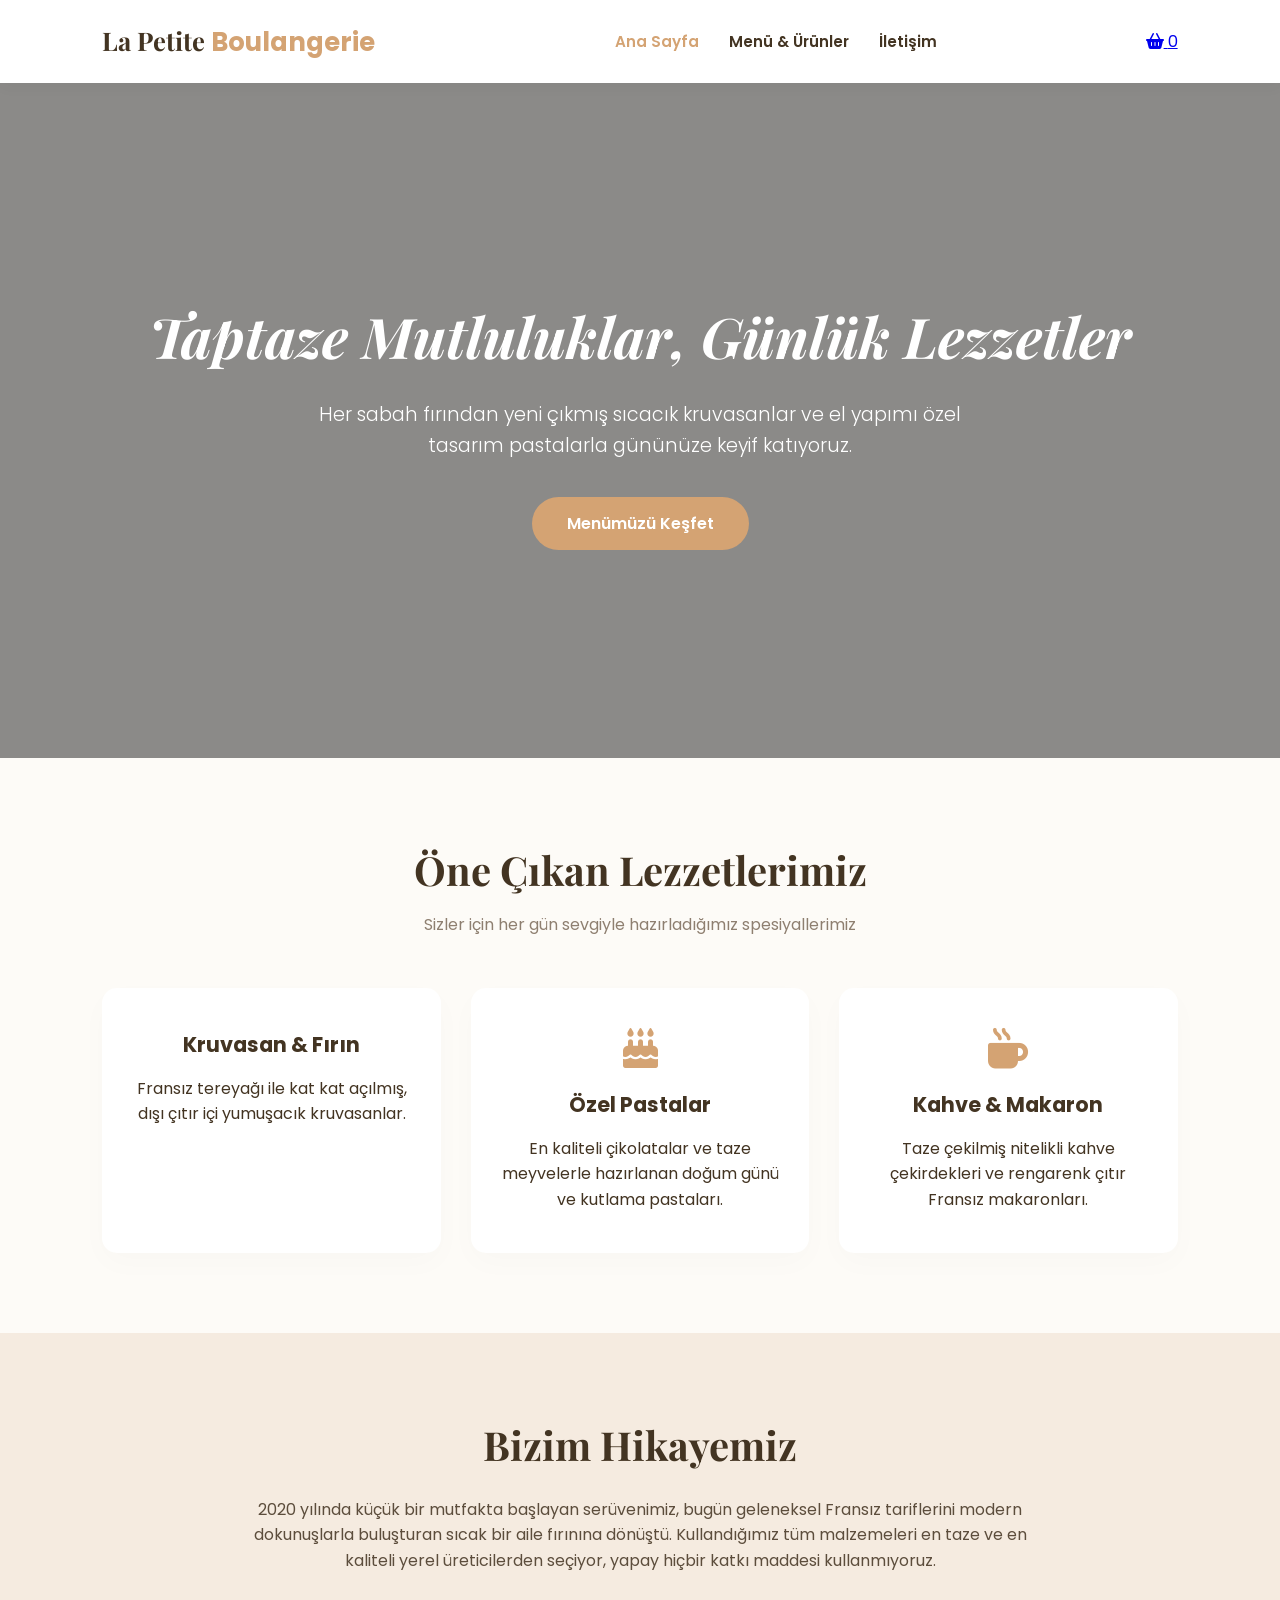
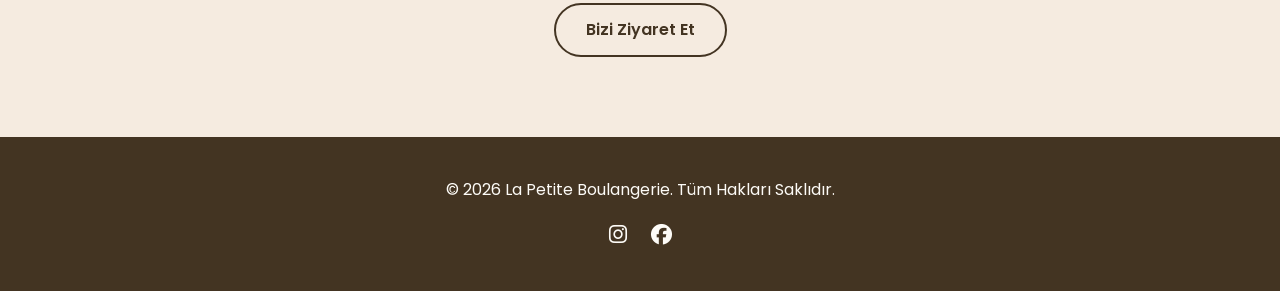
<file: index.html>
<!DOCTYPE html>
<html lang="tr">
<head>
    <meta charset="UTF-8">
    <meta name="viewport" content="width=device-width, initial-scale=1.0">
    <title>La Petite Boulangerie | Eşsiz Tatlar</title>
    <link rel="stylesheet" href="style.css">
    <!-- Logolar ve ikonlar için FontAwesome kütüphanesi -->
    <link rel="stylesheet" href="https://cdnjs.cloudflare.com/ajax/libs/font-awesome/6.4.0/css/all.min.css">
</head>
<body>

    <!-- Navigasyon Menüsü -->
    <header>
        <div class="logo">
            <a href="index.html">La Petite <span>Boulangerie</span></a>
        </div>
        <nav>
            <ul>
                <li><a href="index.html" class="active">Ana Sayfa</a></li>
                <li><a href="urunler.html">Menü & Ürünler</a></li>
                <li><a href="iletisim.html">İletişim</a></li>
            </ul>
        </nav>

        <a href="sepet.html" class="cart-nav">
            <i class="fa-solid fa-basket-shopping"></i>
            <span id="cart-count">0</span>
        </a>
    </header>

    <!-- Hero (Giriş) Alanı -->
    <section class="hero">
        <div class="hero-content">
            <h1>Taptaze Mutluluklar, Günlük Lezzetler</h1>
            <p>Her sabah fırından yeni çıkmış sıcacık kruvasanlar ve el yapımı özel tasarım pastalarla gününüze keyif katıyoruz.</p>
            <a href="urunler.html" class="btn">Menümüzü Keşfet</a>
        </div>
    </section>

    <!-- Öne Çıkan Kategoriler -->
    <section class="categories">
        <div class="section-title">
            <h2>Öne Çıkan Lezzetlerimiz</h2>
            <p>Sizler için her gün sevgiyle hazırladığımız spesiyallerimiz</p>
        </div>
        <div class="category-grid">
            <div class="category-card">
                <i class="fa-solidfa-croissant"></i> <!-- İkon yerine görsel de gelebilir -->
                <h3>Kruvasan & Fırın</h3>
                <p>Fransız tereyağı ile kat kat açılmış, dışı çıtır içi yumuşacık kruvasanlar.</p>
            </div>
            <div class="category-card">
                <i class="fa-solid fa-cake-candles"></i>
                <h3>Özel Pastalar</h3>
                <p>En kaliteli çikolatalar ve taze meyvelerle hazırlanan doğum günü ve kutlama pastaları.</p>
            </div>
            <div class="category-card">
                <i class="fa-solid fa-mug-hot"></i>
                <h3>Kahve & Makaron</h3>
                <p>Taze çekilmiş nitelikli kahve çekirdekleri ve rengarenk çıtır Fransız makaronları.</p>
            </div>
        </div>
    </section>

    <!-- Biz Kimiz Section -->
    <section class="about-brief">
        <div class="about-text">
            <h2>Bizim Hikayemiz</h2>
            <p>2020 yılında küçük bir mutfakta başlayan serüvenimiz, bugün geleneksel Fransız tariflerini modern dokunuşlarla buluşturan sıcak bir aile fırınına dönüştü. Kullandığımız tüm malzemeleri en taze ve en kaliteli yerel üreticilerden seçiyor, yapay hiçbir katkı maddesi kullanmıyoruz.</p>
            <a href="iletisim.html" class="btn-secondary">Bizi Ziyaret Et</a>
        </div>
    </section>

    <!-- Footer (Alt Bilgi) -->
    <footer>
        <p>&copy; 2026 La Petite Boulangerie. Tüm Hakları Saklıdır.</p>
        <div class="social-icons">
            <a href="#"><i class="fa-brands fa-instagram"></i></a>
            <a href="#"><i class="fa-brands fa-facebook"></i></a>
        </div>
    </footer>
<script src="script.js"></script>
</body>
</html>
</file>
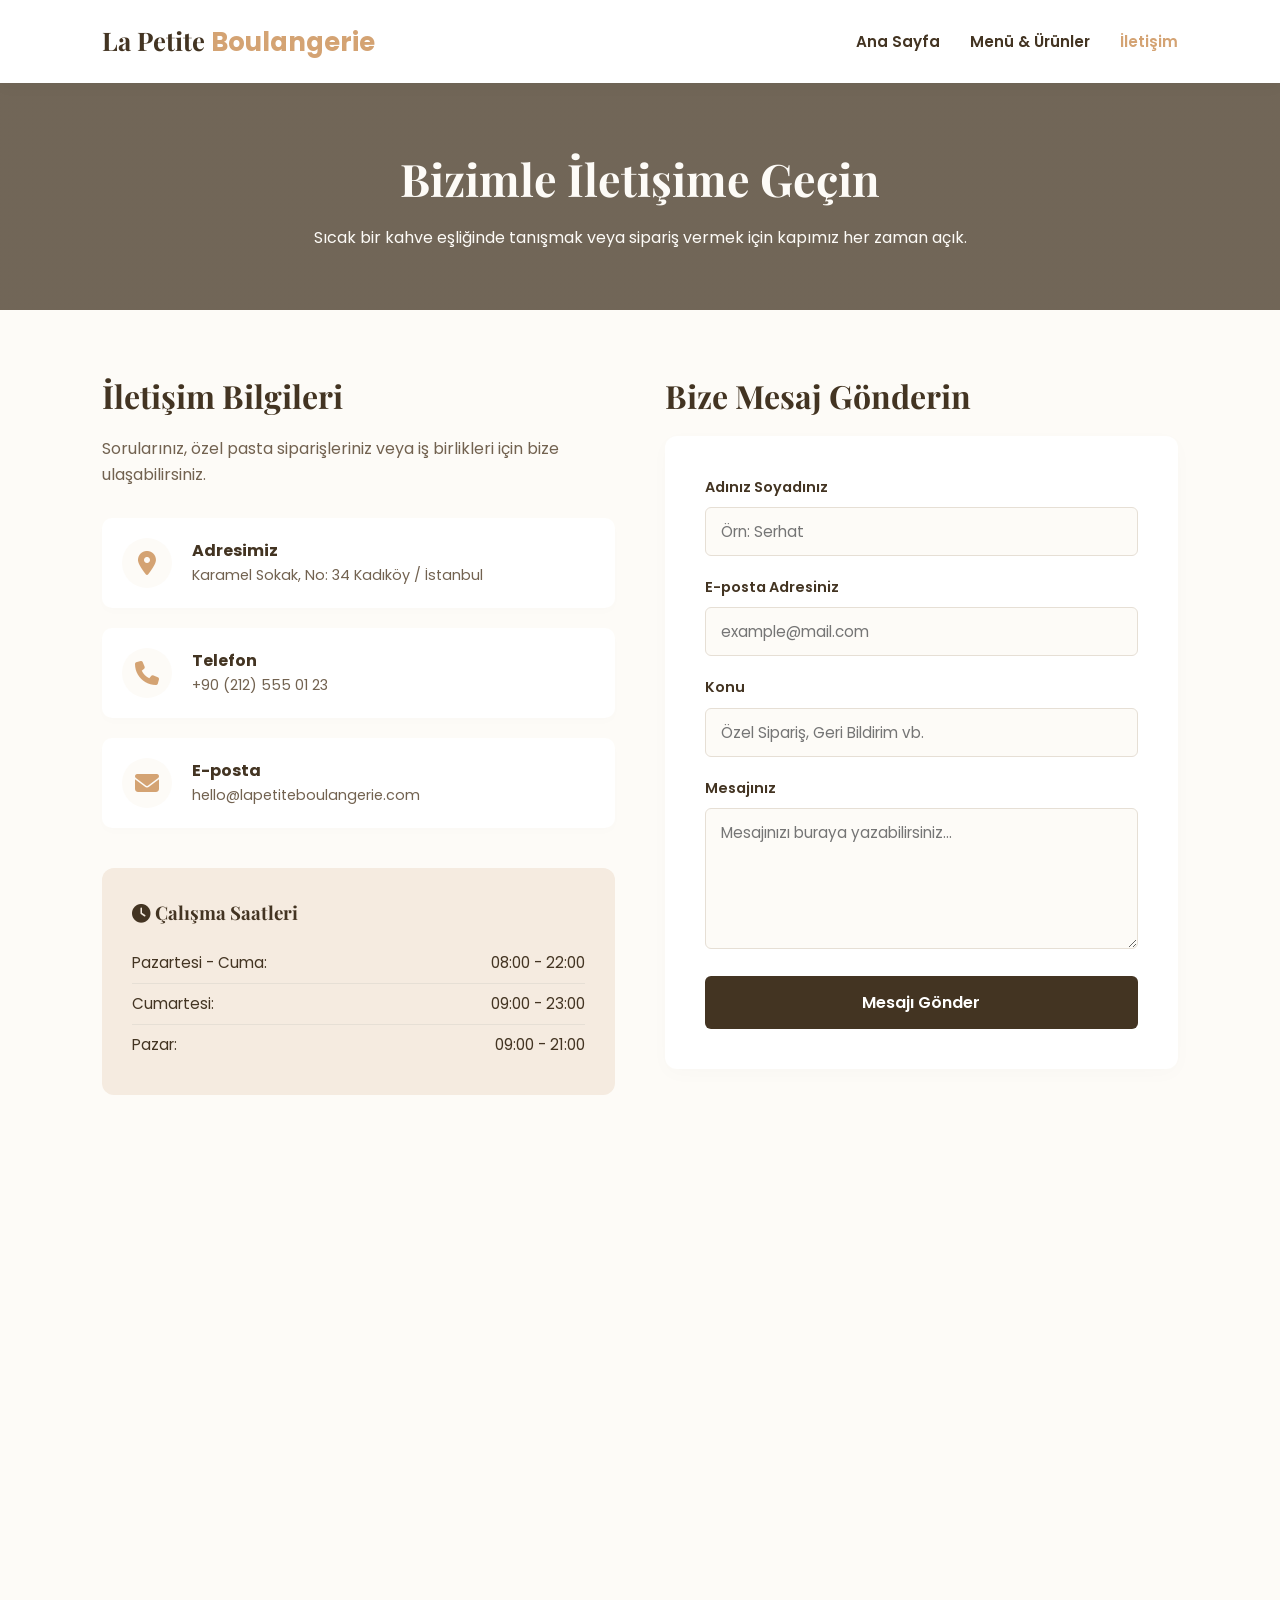
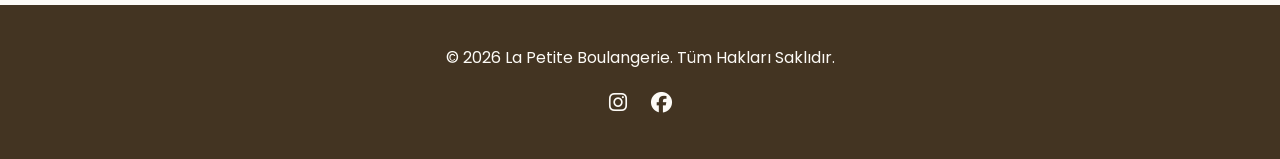
<file: iletisim.html>
<!DOCTYPE html>
<html lang="tr">
<head>
    <meta charset="UTF-8">
    <meta name="viewport" content="width=device-width, initial-scale=1.0">
    <title>İletişim | La Petite Boulangerie</title>
    <link rel="stylesheet" href="style.css">
    <!-- İkonlar için FontAwesome -->
    <link rel="stylesheet" href="https://cdnjs.cloudflare.com/ajax/libs/font-awesome/6.4.0/css/all.min.css">
</head>
<body>

    <!-- Navigasyon Menüsü -->
    <header>
        <div class="logo">
            <a href="index.html">La Petite <span>Boulangerie</span></a>
        </div>
        <nav>
            <ul>
                <li><a href="index.html">Ana Sayfa</a></li>
                <li><a href="urunler.html">Menü & Ürünler</a></li>
                <li><a href="iletisim.html" class="active">İletişim</a></li>
            </ul>
        </nav>
    </header>

    <!-- Sayfa Başlığı (Banner) -->
    <section class="contact-banner">
        <h1>Bizimle İletişime Geçin</h1>
        <p>Sıcak bir kahve eşliğinde tanışmak veya sipariş vermek için kapımız her zaman açık.</p>
    </section>

    <!-- İLETİŞİM İÇERİK ALANI -->
    <main class="contact-container">

        <!-- Sol Taraf: Bilgiler ve Çalışma Saatleri -->
        <div class="contact-info-section">
            <h2>İletişim Bilgileri</h2>
            <p class="info-desc">Sorularınız, özel pasta siparişleriniz veya iş birlikleri için bize ulaşabilirsiniz.</p>

            <div class="info-cards">
                <div class="info-item">
                    <i class="fa-solid fa-location-dot"></i>
                    <div>
                        <h3>Adresimiz</h3>
                        <p>Karamel Sokak, No: 34 Kadıköy / İstanbul</p>
                    </div>
                </div>

                <div class="info-item">
                    <i class="fa-solid fa-phone"></i>
                    <div>
                        <h3>Telefon</h3>
                        <p>+90 (212) 555 01 23</p>
                    </div>
                </div>

                <div class="info-item">
                    <i class="fa-solid fa-envelope"></i>
                    <div>
                        <h3>E-posta</h3>
                        <p>hello@lapetiteboulangerie.com</p>
                    </div>
                </div>
            </div>

            <!-- Çalışma Saatleri Kutusu -->
            <div class="hours-box">
                <h3><i class="fa-solid fa-clock"></i> Çalışma Saatleri</h3>
                <ul>
                    <li><span>Pazartesi - Cuma:</span> <span>08:00 - 22:00</span></li>
                    <li><span>Cumartesi:</span> <span>09:00 - 23:00</span></li>
                    <li><span>Pazar:</span> <span>09:00 - 21:00</span></li>
                </ul>
            </div>
        </div>

        <!-- Sağ Taraf: İletişim Formu -->
        <div class="contact-form-section">
            <h2>Bize Mesaj Gönderin</h2>
            <form class="contact-form" onsubmit="return false;">
                <div class="form-group">
                    <label for="name">Adınız Soyadınız</label>
                    <input type="text" id="name" placeholder="Örn: Serhat" required>
                </div>

                <div class="form-group">
                    <label for="email">E-posta Adresiniz</label>
                    <input type="email" id="email" placeholder="example@mail.com" required>
                </div>

                <div class="form-group">
                    <label for="subject">Konu</label>
                    <input type="text" id="subject" placeholder="Özel Sipariş, Geri Bildirim vb." required>
                </div>

                <div class="form-group">
                    <label for="message">Mesajınız</label>
                    <textarea id="message" rows="5" placeholder="Mesajınızı buraya yazabilirsiniz..." required></textarea>
                </div>

                <button type="submit" class="send-btn">Mesajı Gönder</button>
            </form>
        </div>

    </main>

    <!-- HARİTA BÖLÜMÜ (Google Maps Yer Tutucu) -->
    <section class="map-section">
        <!-- Gerçek bir harita göstermek için standart bir İstanbul Kadıköy Google harita iframe'i ekledim -->
        <iframe src="https://www.google.com/maps/embed?pb=!1m18!1m12!1m3!1d12040.669565551394!2d29.02235945!3d40.99042685!2m3!1f0!2f0!3f0!3m2!1i1024!2i768!4f13.1!3m3!1m2!1s0x14cab13f3e58752d%3A0x6e9f28ecb3ab3b37!2zS2FkxLFrw7Z5L8Swc3RhbmJ1bA!5e0!3m2!1str!2str!4v1715000000000!5m2!1str!2str" width="100%" height="450" style="border:0;" allowfullscreen="" loading="lazy" referrerpolicy="no-referrer-when-downgrade"></iframe>
    </section>

    <!-- Footer -->
    <footer>
        <p>&copy; 2026 La Petite Boulangerie. Tüm Hakları Saklıdır.</p>
        <div class="social-icons">
            <a href="#"><i class="fa-brands fa-instagram"></i></a>
            <a href="#"><i class="fa-brands fa-facebook"></i></a>
        </div>
    </footer>

</body>
</html>
</file>
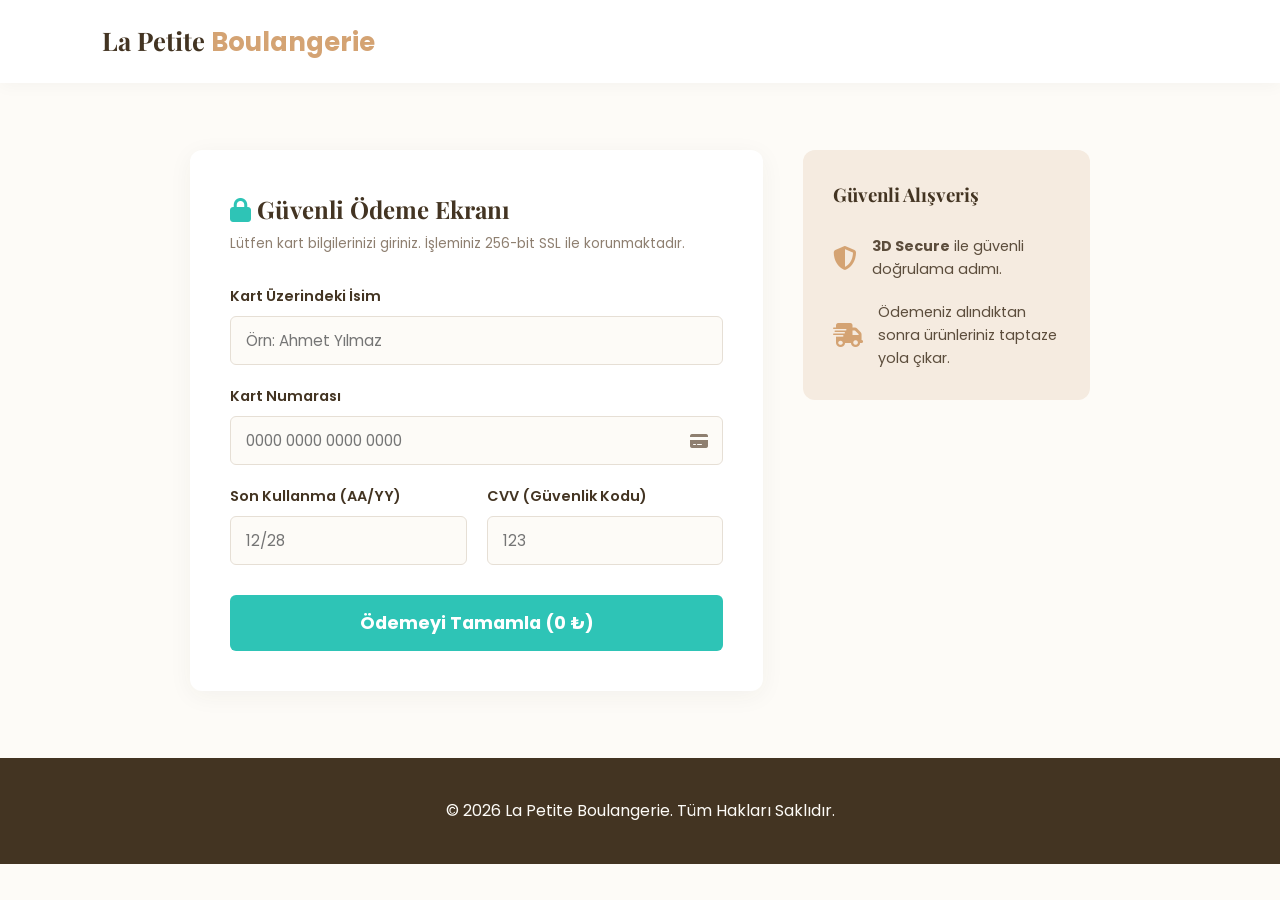
<file: odeme.html>
<!DOCTYPE html>
<html lang="tr">
<head>
    <meta charset="UTF-8">
    <meta name="viewport" content="width=device-width, initial-scale=1.0">
    <title>Güvenli Ödeme | La Petite Boulangerie</title>
    <link rel="stylesheet" href="style.css">
    <link rel="stylesheet" href="https://cdnjs.cloudflare.com/ajax/libs/font-awesome/6.4.0/css/all.min.css">
</head>
<body>

    <header>
        <div class="logo">
            <a href="index.html">La Petite <span>Boulangerie</span></a>
        </div>
    </header>

    <main class="payment-container">
        <div class="payment-wrapper">

            <div class="payment-form-box">
                <h2><i class="fa-solid fa-lock"></i> Güvenli Ödeme Ekranı</h2>
                <p class="payment-subtitle">Lütfen kart bilgilerinizi giriniz. İşleminiz 256-bit SSL ile korunmaktadır.</p>

                <form id="pay-form" onsubmit="handlePayment(event)">
                    <div class="form-group">
                        <label for="card-name">Kart Üzerindeki İsim</label>
                        <input type="text" id="card-name" placeholder="Örn: Ahmet Yılmaz" required>
                    </div>

                    <div class="form-group">
                        <label for="card-number">Kart Numarası</label>
                        <div class="input-with-icon">
                            <input type="text" id="card-number" placeholder="0000 0000 0000 0000" maxlength="19" required>
                            <i class="fa-solid fa-credit-card"></i>
                        </div>
                    </div>

                    <div class="form-row">
                        <div class="form-group">
                            <label for="card-expiry">Son Kullanma (AA/YY)</label>
                            <input type="text" id="card-expiry" placeholder="12/28" maxlength="5" required>
                        </div>
                        <div class="form-group">
                            <label for="card-cvv">CVV (Güvenlik Kodu)</label>
                            <input type="password" id="card-cvv" placeholder="123" maxlength="3" required>
                        </div>
                    </div>

                    <button type="submit" class="pay-submit-btn">
                        Ödemeyi Tamamla (<span id="payment-amount">0 ₺</span>)
                    </button>
                </form>
            </div>

            <div class="payment-trust-box">
                <h3>Güvenli Alışveriş</h3>
                <div class="trust-item">
                    <i class="fa-solid fa-shield-halved"></i>
                    <p><strong>3D Secure</strong> ile güvenli doğrulama adımı.</p>
                </div>
                <div class="trust-item">
                    <i class="fa-solid fa-truck-fast"></i>
                    <p>Ödemeniz alındıktan sonra ürünleriniz taptaze yola çıkar.</p>
                </div>
            </div>

        </div>
    </main>

    <footer>
        <p>&copy; 2026 La Petite Boulangerie. Tüm Hakları Saklıdır.</p>
    </footer>

    <script src="script.js"></script>
</body>
</html>
</file>
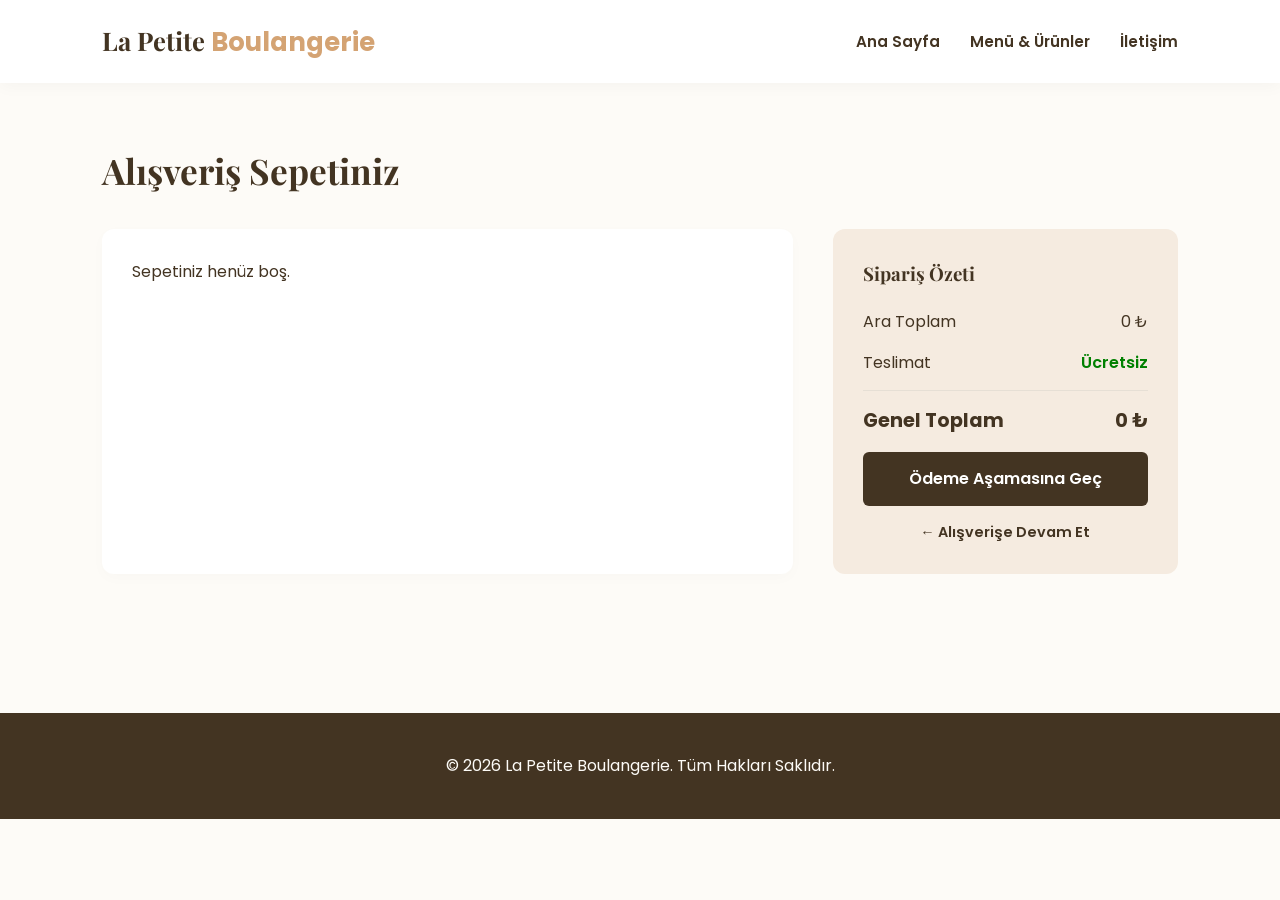
<file: sepet.html>
<!DOCTYPE html>
<html lang="tr">
<head>
    <meta charset="UTF-8">
    <meta name="viewport" content="width=device-width, initial-scale=1.0">
    <title>Sepetim | La Petite Boulangerie</title>
    <link rel="stylesheet" href="style.css">
    <link rel="stylesheet" href="https://cdnjs.cloudflare.com/ajax/libs/font-awesome/6.4.0/css/all.min.css">
</head>
<body>

    <header>
        <div class="logo">
            <a href="index.html">La Petite <span>Boulangerie</span></a>
        </div>
        <nav>
            <ul>
                <li><a href="index.html">Ana Sayfa</a></li>
                <li><a href="urunler.html">Menü & Ürünler</a></li>
                <li><a href="iletisim.html">İletişim</a></li>
            </ul>
        </nav>
    </header>

    <main class="sepet-sayfa-container">
        <h2>Alışveriş Sepetiniz</h2>

        <div class="sepet-wrapper">
            <div id="sepet-page-items" class="sepet-page-items">
                <p class="empty-msg">Sepetiniz henüz boş.</p>
            </div>

            <div class="sepet-summary">
                <h3>Sipariş Özeti</h3>
                <div class="summary-row">
                    <span>Ara Toplam</span>
                    <span id="sepet-subtotal">0 ₺</span>
                </div>
                <div class="summary-row">
                    <span>Teslimat</span>
                    <span style="color: green; font-weight: 600;">Ücretsiz</span>
                </div>
                <hr>
                <div class="summary-row total">
                    <span>Genel Toplam</span>
                    <span id="sepet-total-price">0 ₺</span>
                </div>
              <a href="odeme.html" class="checkout-page-btn" style="text-align: center; text-decoration: none; display: block;">Ödeme Aşamasına Geç</a>
                <a href="urunler.html" class="back-to-shop">← Alışverişe Devam Et</a>
            </div>
        </div>
    </main>

    <footer>
        <p>&copy; 2026 La Petite Boulangerie. Tüm Hakları Saklıdır.</p>
    </footer>

    <script src="script.js"></script>
</body>
</html>
</file>
<file: style.css>
/* Genel Ayarlar ve Font Tanımlaması */
@import url('https://fonts.googleapis.com/css2?family=Poppins:wght@300;400;600;700&family=Playfair+Display:ital,wght@0,600;1,400&display=swap');

* {
    margin: 0;
    padding: 0;
    box-sizing: border-box;
    font-family: 'Poppins', sans-serif;
}

body {
    background-color: #fdfbf7; /* Çok yumuşak krem tonu */
    color: #433422; /* Koyu çikolata tonu kahve */
    line-height: 1.6;
}

/* Navigasyon Menüsü */
header {
    display: flex;
    justify-content: space-between;
    align-items: center;
    padding: 20px 8%;
    background-color: #ffffff;
    box-shadow: 0 4px 15px rgba(0,0,0,0.03);
    position: sticky;
    top: 0;
    z-index: 1000;
}

header .logo a {
    text-decoration: none;
    font-family: 'Playfair Display', serif;
    font-size: 1.6rem;
    color: #433422;
    font-weight: 700;
}

header .logo span {
    color: #d4a373; /* Altın sarısı / karamel tonu */
}

nav ul {
    display: flex;
    list-style: none;
}

nav ul li {
    margin-left: 30px;
}

nav ul li a {
    text-decoration: none;
    color: #433422;
    font-weight: 600;
    font-size: 0.95rem;
    transition: color 0.3s;
}

nav ul li a:hover, nav ul li a.active {
    color: #d4a373;
}

/* Hero (Giriş) Alanı */
.hero {
    height: 75vh;
    /* Unsplash üzerinden harika bir pastane görselini doğrudan internetten çekiyoruz */
    background: linear-gradient(rgba(0, 0, 0, 0.45), rgba(0, 0, 0, 0.45)),
                url('https://images.unsplash.com/photo-1509440159596-0249088772ff?q=80&w=1920') no-repeat center center/cover;
    display: flex;
    justify-content: center;
    align-items: center;
    text-align: center;
    color: #ffffff;
    padding: 0 20px;
}

.hero-content h1 {
    font-family: 'Playfair Display', serif;
    font-size: 3.5rem;
    margin-bottom: 20px;
    font-style: italic;
}

.hero-content p {
    font-size: 1.2rem;
    max-width: 700px;
    margin: 0 auto 35px auto;
    font-weight: 300;
}

/* Butonlar */
.btn {
    display: inline-block;
    padding: 14px 35px;
    background-color: #d4a373;
    color: white;
    text-decoration: none;
    border-radius: 30px;
    font-weight: 600;
    transition: background 0.3s, transform 0.2s;
}

.btn:hover {
    background-color: #bfa2db; /* Hafif pastel bir tona geçiş */
    background-color: #bc8f8f; /* Gül kurusu */
    transform: translateY(-2px);
}

.btn-secondary {
    display: inline-block;
    padding: 12px 30px;
    border: 2px solid #433422;
    color: #433422;
    text-decoration: none;
    border-radius: 30px;
    font-weight: 600;
    transition: all 0.3s;
}

.btn-secondary:hover {
    background-color: #433422;
    color: white;
}

/* Öne Çıkan Kategoriler */
.categories {
    padding: 80px 8%;
    text-align: center;
}

.section-title h2 {
    font-family: 'Playfair Display', serif;
    font-size: 2.5rem;
    margin-bottom: 10px;
}

.section-title p {
    color: #8e7f70;
    margin-bottom: 50px;
}

.category-grid {
    display: grid;
    grid-template-columns: repeat(auto-fit, minmax(280px, 1fr));
    gap: 30px;
}

.category-card {
    background: white;
    padding: 40px 30px;
    border-radius: 15px;
    box-shadow: 0 10px 30px rgba(0,0,0,0.02);
    transition: transform 0.3s;
}

.category-card:hover {
    transform: translateY(-10px);
}

.category-card i {
    font-size: 2.5rem;
    color: #d4a373;
    margin-bottom: 20px;
}

.category-card h3 {
    margin-bottom: 15px;
    font-size: 1.3rem;
}

/* Hakkımızda Özeti */
.about-brief {
    background-color: #f5ebe0;
    padding: 80px 8%;
    text-align: center;
    display: flex;
    justify-content: center;
}

.about-text {
    max-width: 800px;
}

.about-text h2 {
    font-family: 'Playfair Display', serif;
    font-size: 2.5rem;
    margin-bottom: 20px;
}

.about-text p {
    margin-bottom: 30px;
    color: #5c4d3c;
}

/* Footer */
footer {
    background-color: #433422;
    color: #fdfbf7;
    text-align: center;
    padding: 40px 20px;
    display: flex;
    flex-direction: column;
    align-items: center;
    gap: 15px;
}

footer .social-icons a {
    color: #fdfbf7;
    margin: 0 10px;
    font-size: 1.3rem;
    transition: color 0.3s;
}

footer .social-icons a:hover {
    color: #d4a373;
}

/* Mobil Uyum (Responsive) */
@media (max-width: 768px) {
    header {
        flex-direction: column;
        gap: 15px;
    }
    nav ul li {
        margin: 0 15px;
    }
    .hero-content h1 {
        font-size: 2.3rem;
    }
}
/* --- ÜRÜNLER SAYFASI ÖZEL AYARLARI --- */

/* Ürünler Üst Banner Alanı */
.menu-banner {
    background: linear-gradient(rgba(67, 52, 34, 0.7), rgba(67, 52, 34, 0.7)),
                url('https://images.unsplash.com/photo-1517433456452-f9633a875f6f?q=80&w=1920') no-repeat center center/cover;
    text-align: center;
    color: #fdfbf7;
    padding: 60px 20px;
}

.menu-banner h1 {
    font-family: 'Playfair Display', serif;
    font-size: 2.8rem;
    margin-bottom: 10px;
}

.menu-banner p {
    font-weight: 300;
    max-width: 600px;
    margin: 0 auto;
}

/* Ana Konteyner */
.menu-container {
    padding: 60px 8%;
}

.menu-category {
    margin-bottom: 60px;
}

.category-title {
    font-family: 'Playfair Display', serif;
    font-size: 1.8rem;
    color: #433422;
    border-bottom: 2px solid #e6dfd5;
    padding-bottom: 10px;
    margin-bottom: 30px;
}

.category-title i {
    color: #d4a373;
    margin-right: 10px;
}

/* Ürün Grid ve Kart Tasarımları */
.products-grid {
    display: grid;
    grid-template-columns: repeat(auto-fit, minmax(300px, 1fr));
    gap: 30px;
}

.product-card {
    background: #ffffff;
    border-radius: 12px;
    overflow: hidden;
    box-shadow: 0 5px 15px rgba(0,0,0,0.02);
    transition: transform 0.3s, box-shadow 0.3s;
    display: flex;
    flex-direction: column;
}

.product-card:hover {
    transform: translateY(-5px);
    box-shadow: 0 10px 25px rgba(67, 52, 34, 0.08);
}

.product-img img {
    width: 100%;
    height: 220px;
    object-fit: cover; /* Resmin kutuyu tam kaplamasını sağlar yamulmasını önler */
}

.product-info {
    padding: 25px;
    display: flex;
    flex-direction: column;
    flex-grow: 1; /* Kartların boyunu eşitler */
}

.product-info h3 {
    font-family: 'Playfair Display', serif;
    font-size: 1.3rem;
    margin-bottom: 10px;
    color: #433422;
}

.product-info p {
    font-size: 0.9rem;
    color: #726250;
    margin-bottom: 20px;
    flex-grow: 1;
}

.product-footer {
    display: flex;
    justify-content: space-between;
    align-items: center;
    margin-top: auto;
}

.product-footer .price {
    font-size: 1.3rem;
    font-weight: 700;
    color: #d4a373;
}

.order-btn {
    padding: 8px 20px;
    background-color: transparent;
    border: 2px solid #d4a373;
    color: #d4a373;
    border-radius: 20px;
    font-weight: 600;
    cursor: pointer;
    transition: all 0.3s;
}

.order-btn:hover {
    background-color: #d4a373;
    color: #ffffff;
}
/* --- İLETİŞİM SAYFASI ÖZEL AYARLARI --- */

/* Üst Banner */
.contact-banner {
    background: linear-gradient(rgba(67, 52, 34, 0.75), rgba(67, 52, 34, 0.75)),
                url('https://images.unsplash.com/photo-1498804103079-a6351b050096?q=80&w=1920') no-repeat center center/cover;
    text-align: center;
    color: #fdfbf7;
    padding: 60px 20px;
}

.contact-banner h1 {
    font-family: 'Playfair Display', serif;
    font-size: 2.8rem;
    margin-bottom: 10px;
}

/* Ana İletişim Alanı Grid Düzeni */
.contact-container {
    padding: 60px 8%;
    display: grid;
    grid-template-columns: 1fr 1fr;
    gap: 50px;
}

/* Sol Taraf: İletişim Bilgileri */
.contact-info-section h2, .contact-form-section h2 {
    font-family: 'Playfair Display', serif;
    font-size: 2rem;
    margin-bottom: 15px;
    color: #433422;
}

.info-desc {
    color: #726250;
    margin-bottom: 30px;
}

.info-cards {
    display: flex;
    flex-direction: column;
    gap: 20px;
    margin-bottom: 40px;
}

.info-item {
    display: flex;
    align-items: center;
    gap: 20px;
    background: white;
    padding: 20px;
    border-radius: 10px;
    box-shadow: 0 4px 10px rgba(0,0,0,0.01);
}

.info-item i {
    font-size: 1.5rem;
    color: #d4a373;
    background: #fdfbf7;
    padding: 15px;
    border-radius: 50%;
    width: 50px;
    height: 50px;
    display: flex;
    justify-content: center;
    align-items: center;
}

.info-item h3 {
    font-size: 1rem;
    color: #433422;
}

.info-item p {
    font-size: 0.9rem;
    color: #726250;
}

/* Çalışma Saatleri Kutusu */
.hours-box {
    background: #f5ebe0;
    padding: 30px;
    border-radius: 12px;
}

.hours-box h3 {
    font-family: 'Playfair Display', serif;
    margin-bottom: 15px;
    color: #433422;
}

.hours-box ul {
    list-style: none;
}

.hours-box ul li {
    display: flex;
    justify-content: space-between;
    padding: 8px 0;
    border-bottom: 1px solid #e6dfd5;
    font-size: 0.95rem;
}

.hours-box ul li:last-child {
    border-bottom: none;
}

/* Sağ Taraf: Form Tasarımı */
.contact-form {
    background: white;
    padding: 40px;
    border-radius: 12px;
    box-shadow: 0 5px 20px rgba(0,0,0,0.02);
}

.form-group {
    margin-bottom: 20px;
}

.form-group label {
    display: block;
    font-size: 0.9rem;
    font-weight: 600;
    margin-bottom: 8px;
    color: #433422;
}

.form-group input, .form-group textarea {
    width: 100%;
    padding: 12px 15px;
    border: 1px solid #e6dfd5;
    border-radius: 6px;
    background-color: #fdfbf7;
    font-size: 0.95rem;
    color: #433422;
    transition: border-color 0.3s;
}

.form-group input:focus, .form-group textarea:focus {
    outline: none;
    border-color: #d4a373;
}

.send-btn {
    width: 100%;
    padding: 14px;
    background-color: #433422;
    color: white;
    border: none;
    border-radius: 6px;
    font-weight: 600;
    font-size: 1rem;
    cursor: pointer;
    transition: background 0.3s;
}

.send-btn:hover {
    background-color: #d4a373;
}

/* Harita Alanı */
.map-section {
    line-height: 0; /* İframe altındaki boşluğu sıfırlar */
}

/* Mobil Uyumluluk */
@media (max-width: 992px) {
    .contact-container {
        grid-template-columns: 1fr;
        gap: 40px;
    }
}
/* --- YENİ SEPET SAYFASI CSS AYARLARI --- */
.sepet-sayfa-container {
    padding: 60px 8%;
    min-height: 70vh;
}
.sepet-sayfa-container h2 {
    font-family: 'Playfair Display', serif;
    font-size: 2.2rem;
    margin-bottom: 30px;
    color: #433422;
}
.sepet-wrapper {
    display: grid;
    grid-template-columns: 2fr 1fr;
    gap: 40px;
}
.sepet-page-items {
    background: white;
    padding: 30px;
    border-radius: 12px;
    box-shadow: 0 4px 15px rgba(0,0,0,0.02);
}
.sepet-page-item {
    display: flex;
    justify-content: space-between;
    align-items: center;
    padding: 20px 0;
    border-bottom: 1px solid #f5ebe0;
}
.sepet-page-item:last-child {
    border-bottom: none;
}
.sepet-item-details h4 {
    font-size: 1.1rem;
    color: #433422;
    margin-bottom: 5px;
}
.sepet-item-details p {
    color: #d4a373;
    font-weight: bold;
}
.delete-btn {
    color: #bc8f8f;
    cursor: pointer;
    font-size: 1.2rem;
    transition: color 0.2s;
}
.delete-btn:hover {
    color: #ff4d4d;
}

/* Sağ Taraf Özet Kutusu */
.sepet-summary {
    background: #f5ebe0;
    padding: 30px;
    border-radius: 12px;
    height: fit-content;
}
.sepet-summary h3 {
    font-family: 'Playfair Display', serif;
    margin-bottom: 20px;
    color: #433422;
}
.summary-row {
    display: flex;
    justify-content: space-between;
    margin-bottom: 15px;
    font-size: 1rem;
}
.summary-row.total {
    font-weight: bold;
    font-size: 1.2rem;
    margin-top: 15px;
    color: #433422;
}
.sepet-summary hr {
    border: 0;
    border-top: 1px solid #e6dfd5;
    margin: 15px 0;
}
.checkout-page-btn {
    width: 100%;
    padding: 14px;
    background: #433422;
    color: white;
    border: none;
    border-radius: 6px;
    font-weight: 600;
    font-size: 1rem;
    cursor: pointer;
    margin-top: 10px;
    transition: background 0.3s;
}
.checkout-page-btn:hover {
    background: #d4a373;
}
.back-to-shop {
    display: block;
    text-align: center;
    margin-top: 15px;
    color: #433422;
    text-decoration: none;
    font-size: 0.9rem;
    font-weight: 600;
}
.back-to-shop:hover {
    color: #d4a373;
}

/* Mobil için */
@media (max-width: 768px) {
    .sepet-wrapper { grid-template-columns: 1fr; }
}
/* --- ÖDEME EKRANI CSS AYARLARI --- */
.payment-container {
    padding: 60px 8%;
    min-height: 75vh;
    display: flex;
    justify-content: center;
    align-items: center;
}
.payment-wrapper {
    display: grid;
    grid-template-columns: 2fr 1fr;
    gap: 40px;
    width: 100%;
    max-width: 900px;
}
.payment-form-box {
    background: white;
    padding: 40px;
    border-radius: 12px;
    box-shadow: 0 5px 25px rgba(67, 52, 34, 0.05);
}
.payment-form-box h2 {
    font-family: 'Playfair Display', serif;
    color: #433422;
    margin-bottom: 5px;
}
.payment-form-box h2 i {
    color: #2ec4b6; /* Güven hissi veren yeşil/turkuaz tonu */
}
.payment-subtitle {
    font-size: 0.85rem;
    color: #8e7f70;
    margin-bottom: 30px;
}
.form-row {
    display: grid;
    grid-template-columns: 1fr 1fr;
    gap: 20px;
}
.input-with-icon {
    position: relative;
}
.input-with-icon i {
    position: absolute;
    right: 15px;
    top: 50%;
    transform: translateY(-50%);
    color: #bfa2db;
    color: #8e7f70;
}
.pay-submit-btn {
    width: 100%;
    padding: 15px;
    background-color: #2ec4b6; /* Güvenli ödeme butonu yeşili */
    color: white;
    border: none;
    border-radius: 6px;
    font-weight: bold;
    font-size: 1.1rem;
    cursor: pointer;
    transition: background 0.3s;
    margin-top: 10px;
}
.pay-submit-btn:hover {
    background-color: #239b90;
}

/* Sağ Taraf Güvenlik Kutusu */
.payment-trust-box {
    background: #f5ebe0;
    padding: 30px;
    border-radius: 12px;
    height: fit-content;
    display: flex;
    flex-direction: column;
    gap: 20px;
}
.payment-trust-box h3 {
    font-family: 'Playfair Display', serif;
    color: #433422;
    margin-bottom: 5px;
}
.trust-item {
    display: flex;
    align-items: center;
    gap: 15px;
    font-size: 0.9rem;
    color: #5c4d3c;
}
.trust-item i {
    font-size: 1.5rem;
    color: #d4a373;
}

@media (max-width: 768px) {
    .payment-wrapper { grid-template-columns: 1fr; }
}
</file>
